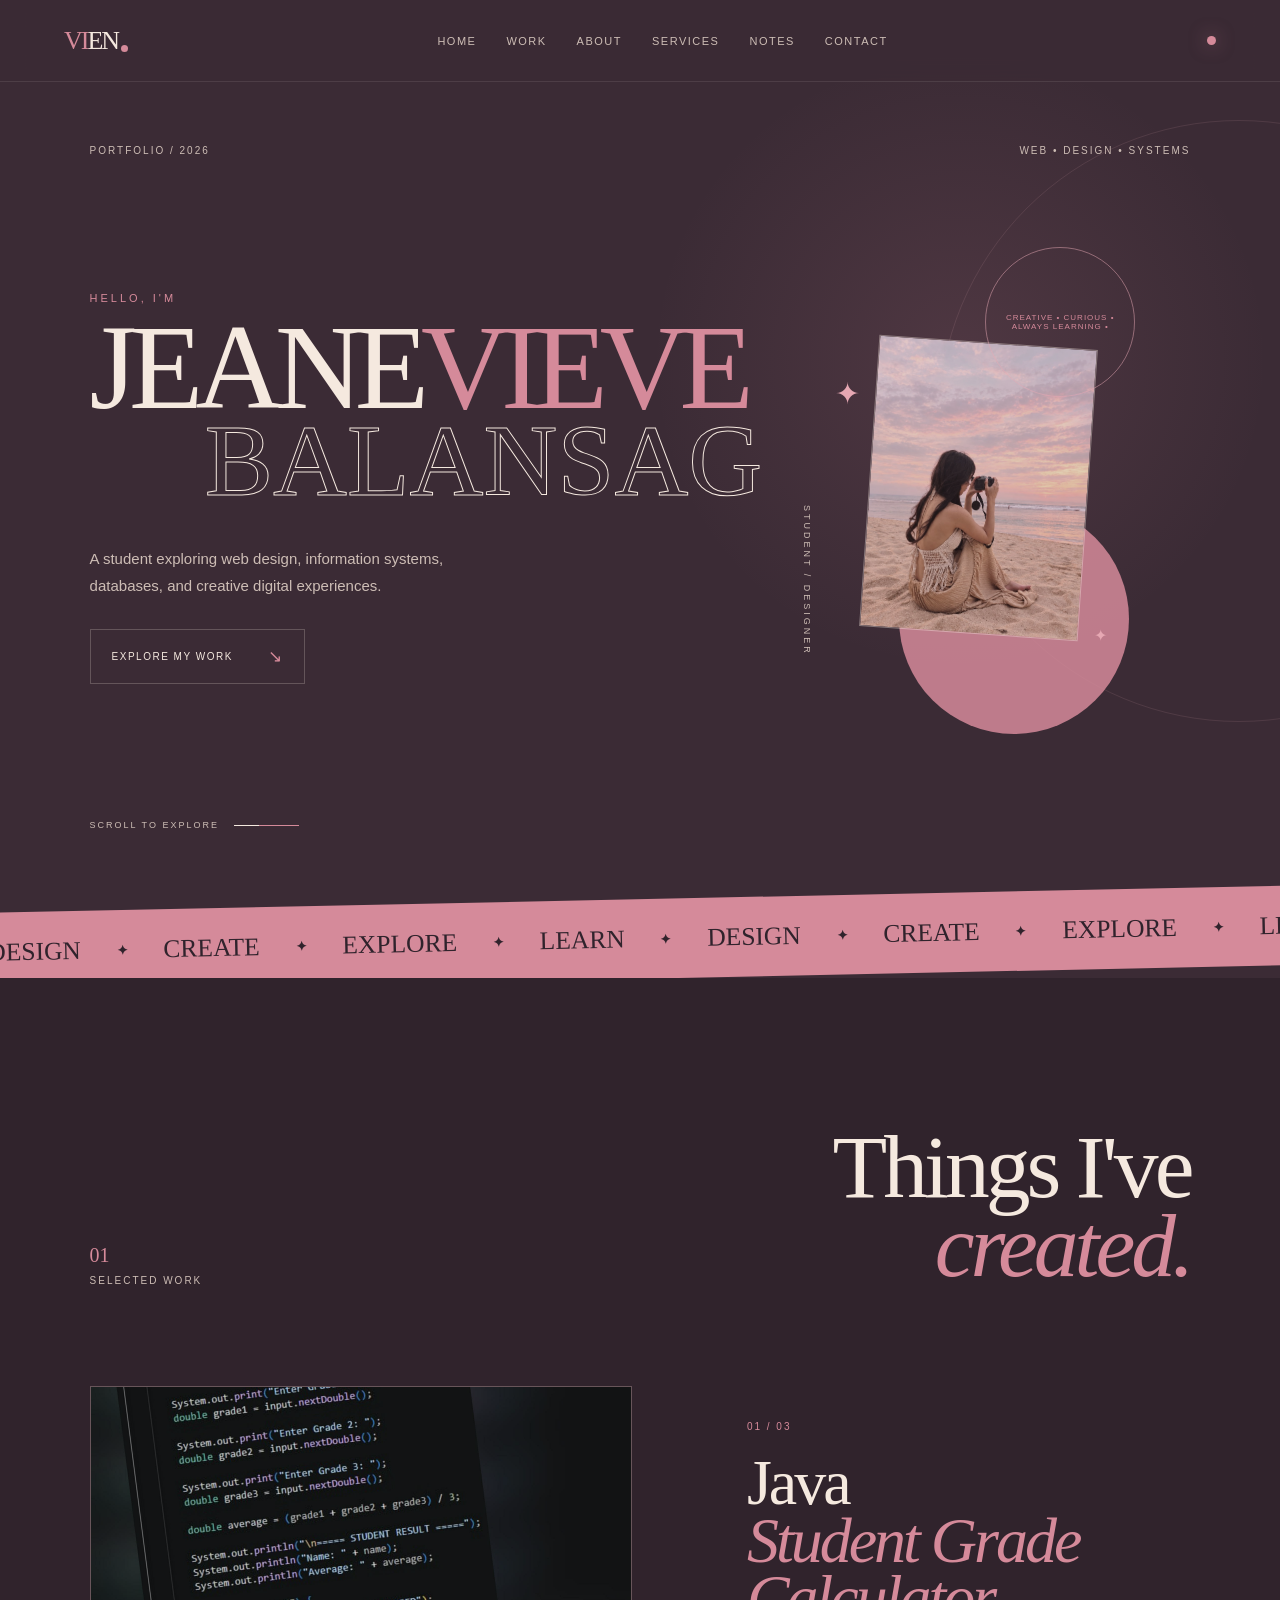
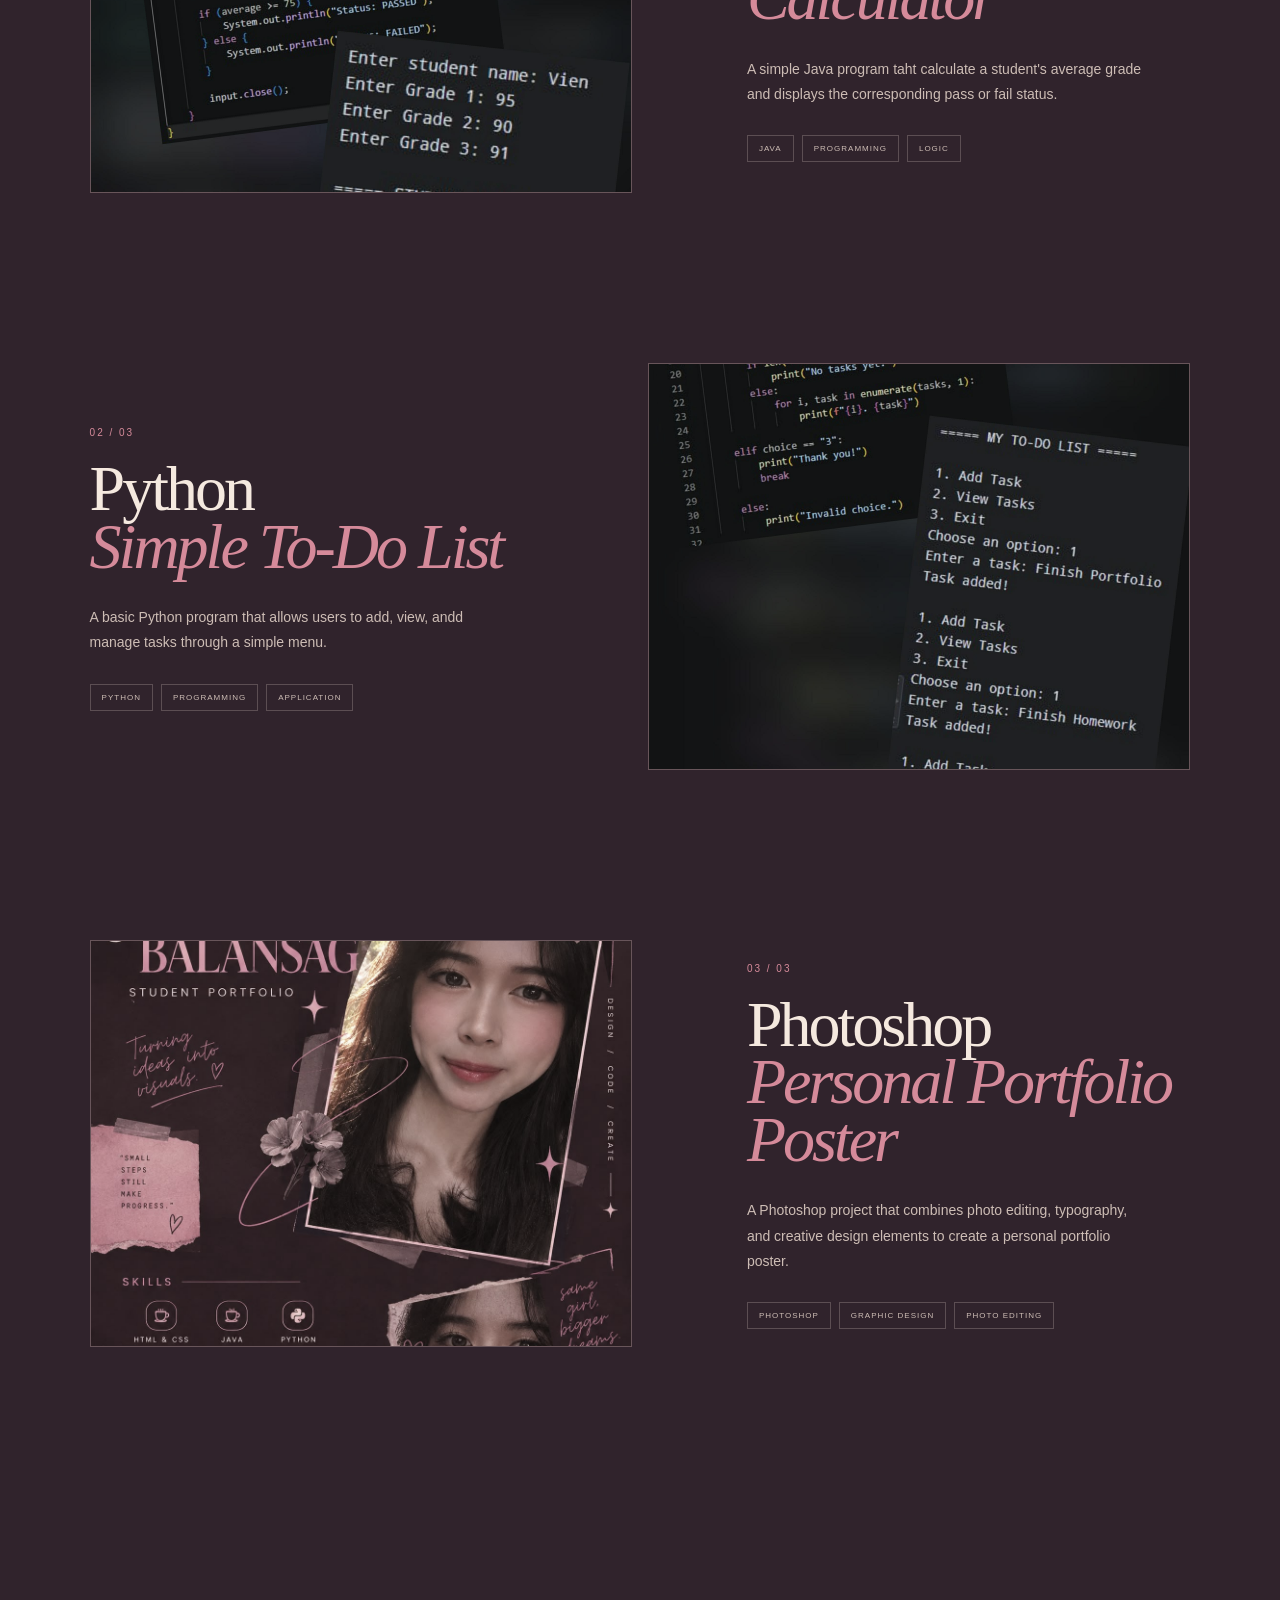
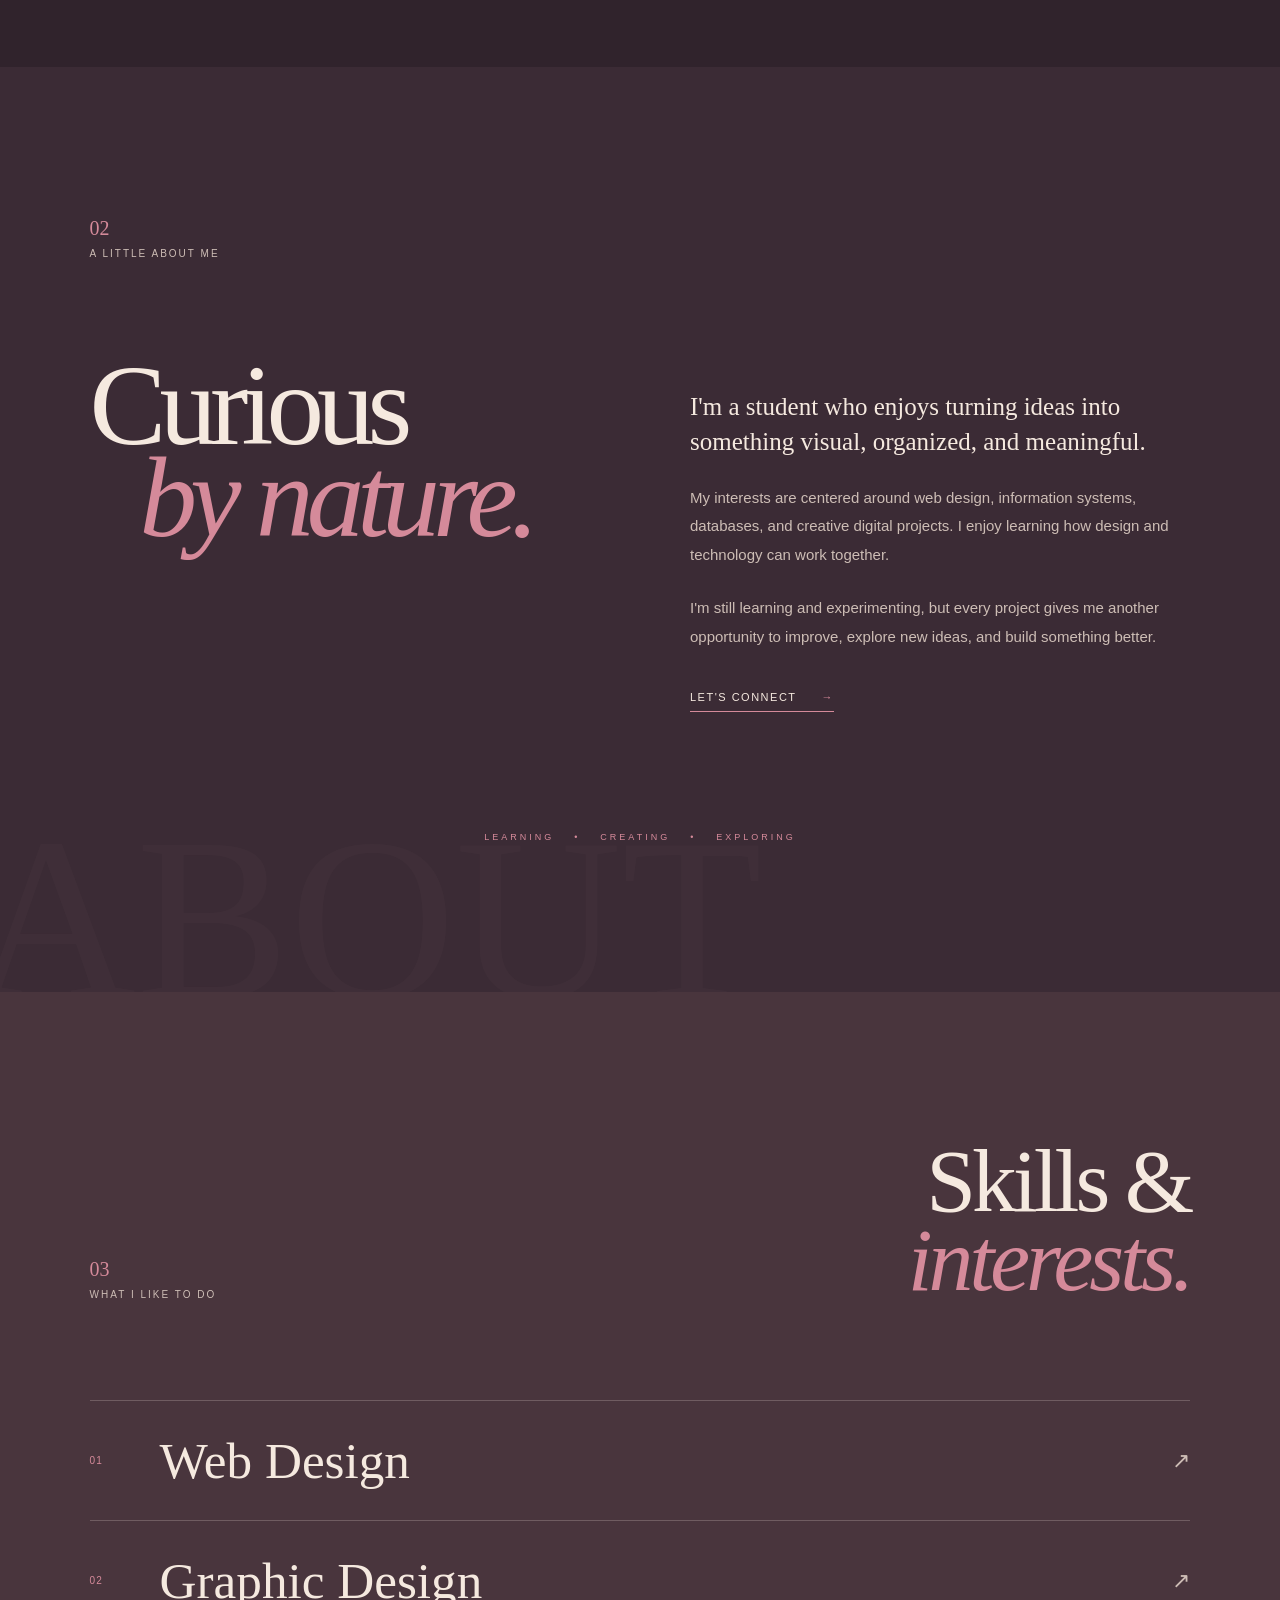
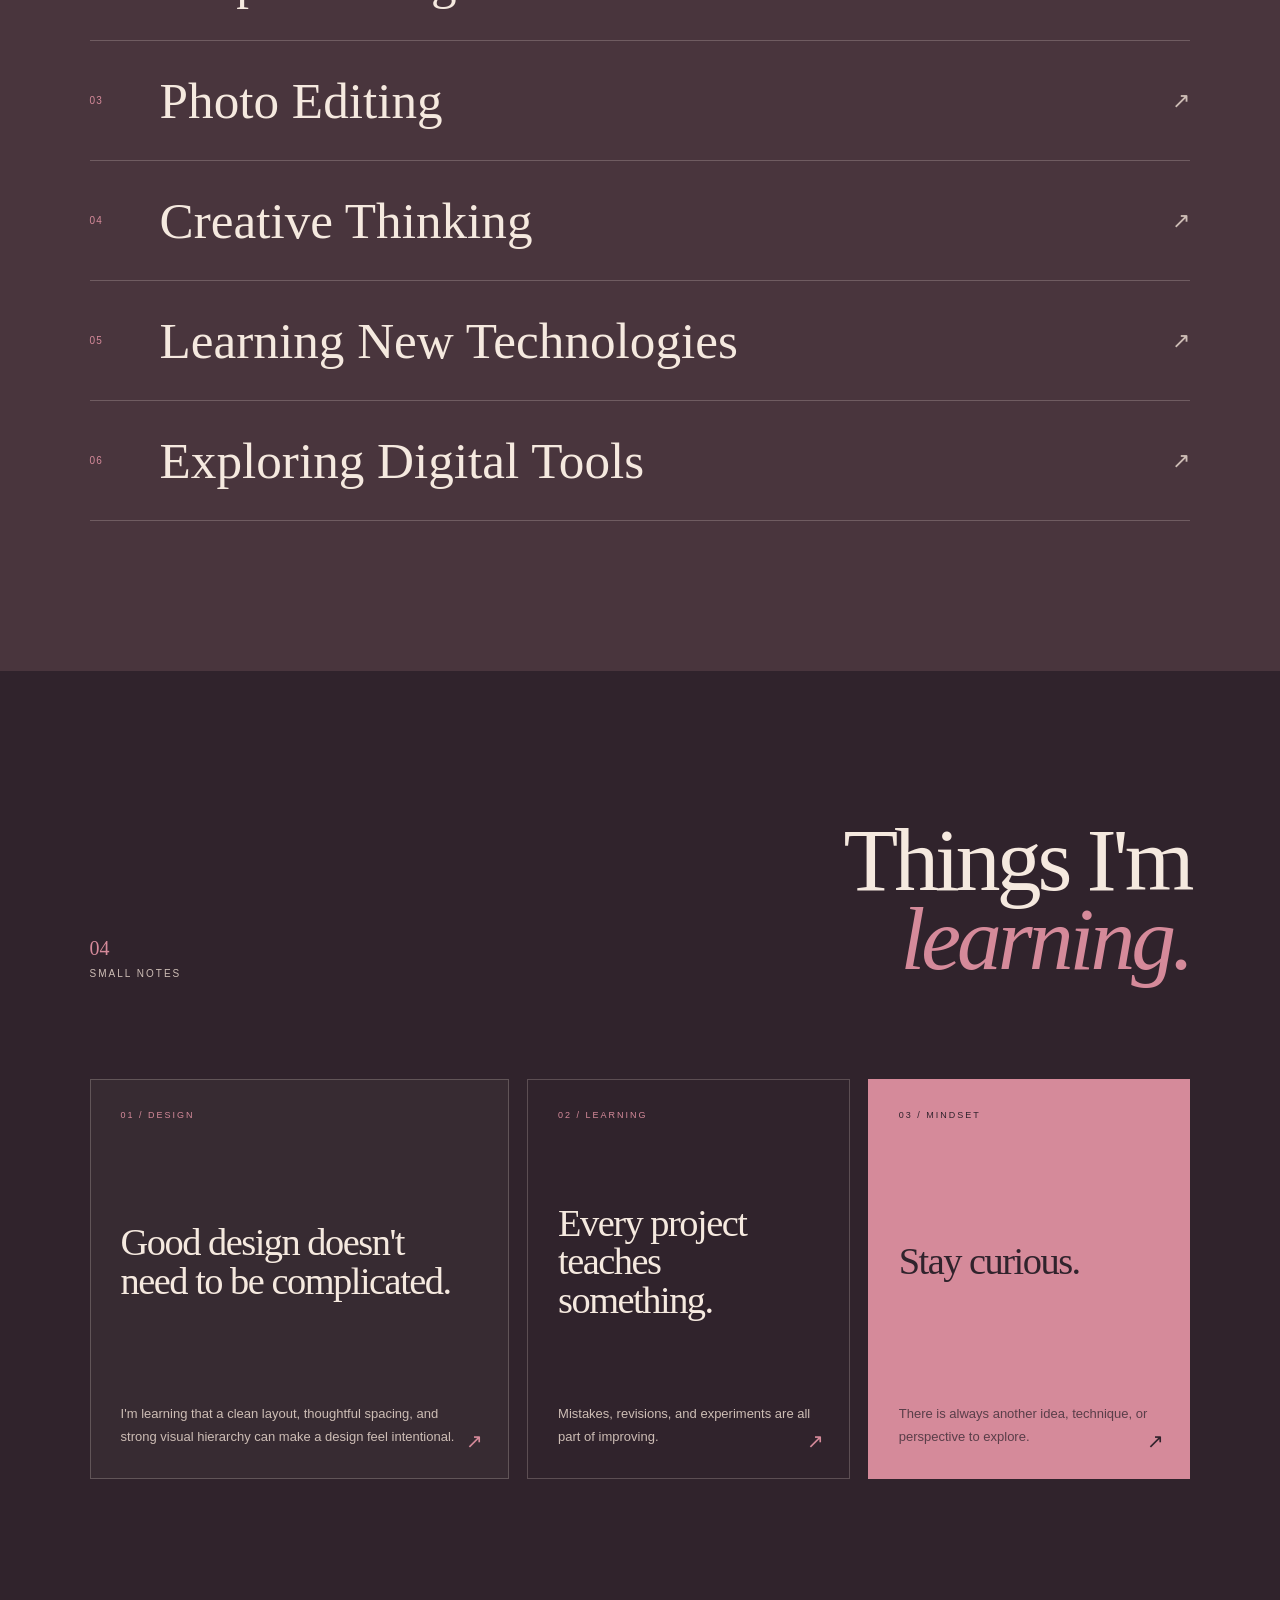
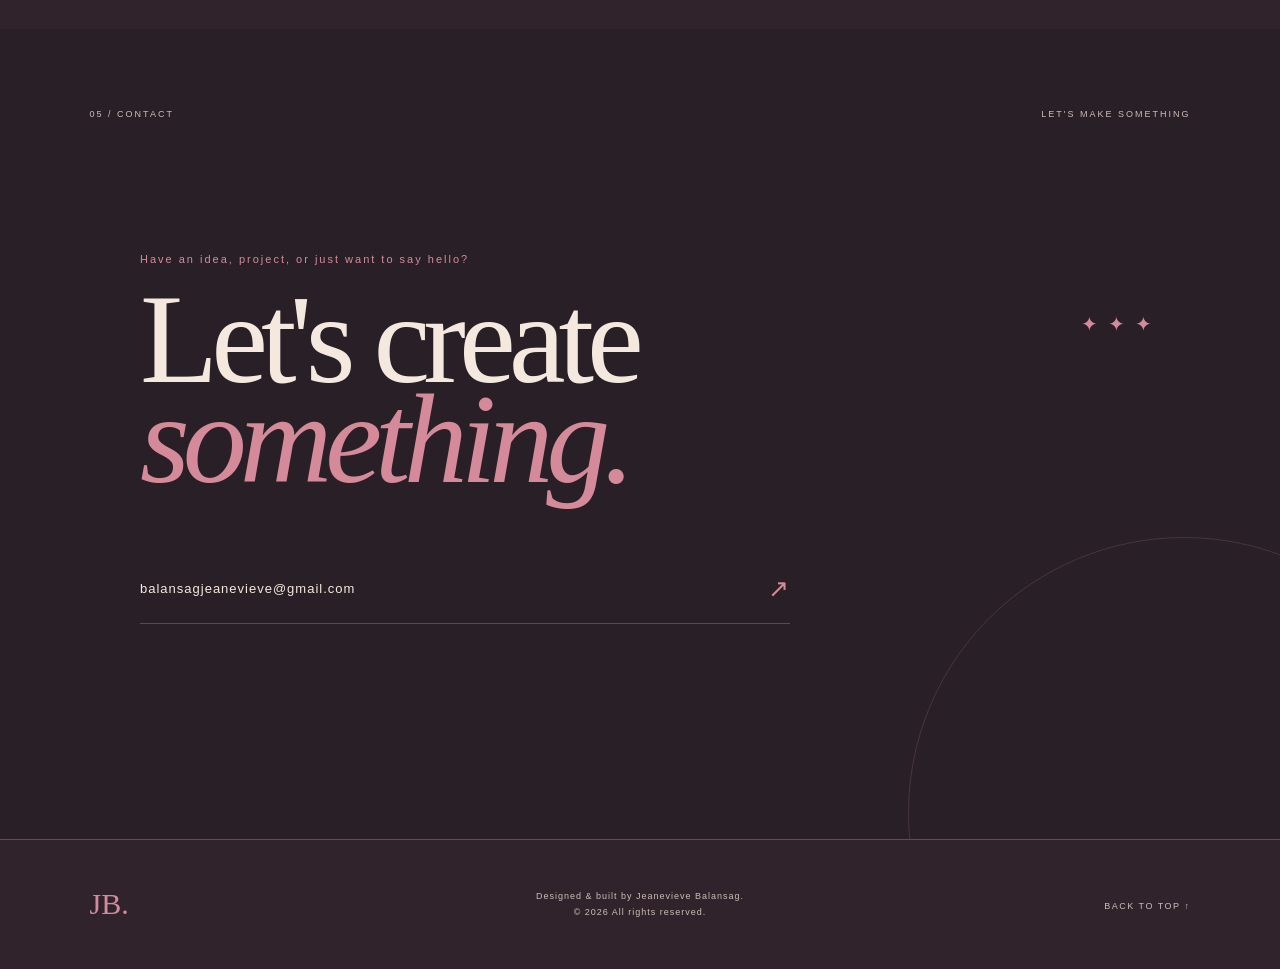
<file: index.html>
<!DOCTYPE html>
<html lang="en">
<head>
    <meta charset="UTF-8">
    <meta name="viewport" content="width=device-width, initial-scale=1.0">

    <title>Jeanevieve Balansag — Portfolio</title>

    <link rel="stylesheet" href="style.css">
</head>

<body>

    <!-- ================= HEADER ================= -->
    <header class="header">
        <a href="#home" class="logo">
            <span>VI</span>EN
        </a>

        <nav class="nav">
            <a href="#home">Home</a>
            <a href="#work">Work</a>
            <a href="#about">About</a>
            <a href="#services">Services</a>
            <a href="#notes">Notes</a>
            <a href="#contact">Contact</a>
        </nav>

        <div class="header-dot"></div>
    </header>


    <main>

        <!-- ================= HERO ================= -->
        <section class="hero" id="home">

            <div class="hero-top">
                <span>PORTFOLIO / 2026</span>
                <span>WEB • DESIGN • SYSTEMS</span>
            </div>

            <div class="hero-content">

                <div class="hero-title">
                    <p class="eyebrow">Hello, I'm</p>

                    <h1>
                        JEANE<span>VIEVE</span>
                    </h1>

                    <h2>BALANSAG</h2>

                    <p class="hero-description">
                        A student exploring web design, information systems,
                        databases, and creative digital experiences.
                    </p>

                    <a href="#work" class="outline-button">
                        Explore my work
                        <span>↘</span>
                    </a>
                </div>

                <div class="hero-visual">

                    <div class="circle-text">
                        <span>CREATIVE • CURIOUS • ALWAYS LEARNING • </span>
                    </div>

                    <div class="photo-frame">
                        <img src="pic.jfif" alt="Jeanevieve Balansag">
                    </div>

                    <div class="pink-shape"></div>

                    <span class="floating-star star-one">✦</span>
                    <span class="floating-star star-two">✦</span>

                    <div class="vertical-label">
                        STUDENT / DESIGNER
                    </div>

                </div>

            </div>

            <div class="scroll-hint">
                <span>SCROLL TO EXPLORE</span>
                <div class="scroll-line"></div>
            </div>

        </section>


        <!-- ================= MARQUEE ================= -->
        <section class="marquee-section">
            <div class="marquee">
                <span>DESIGN</span>
                <b>✦</b>
                <span>CREATE</span>
                <b>✦</b>
                <span>EXPLORE</span>
                <b>✦</b>
                <span>LEARN</span>
                <b>✦</b>

                <span>DESIGN</span>
                <b>✦</b>
                <span>CREATE</span>
                <b>✦</b>
                <span>EXPLORE</span>
                <b>✦</b>
                <span>LEARN</span>
                <b>✦</b>
            </div>
        </section>


        <!-- ================= WORK ================= -->
        <section class="section work" id="work">

            <div class="section-heading">
                <div>
                    <span class="section-number">01</span>
                    <p>SELECTED WORK</p>
                </div>

                <h2>
                    Things I've<br>
                    <em>created.</em>
                </h2>
            </div>


            <!-- PROJECT 01 -->
            <article class="project project-one">

                <div class="project-image">
                    <img src="java.jfif" alt="Student Grade Calculator">

                    <div class="image-overlay">
                        <span>VIEW PROJECT</span>
                        <span>↗</span>
                    </div>
                </div>

                <div class="project-info">
                    <span class="project-number">01 / 03</span>

                    <h3>Java<br><em>Student Grade Calculator</em></h3>

                    <p>
                        A simple Java program taht calculate a student's average grade and displays the corresponding pass or fail status.
                    </p>

                    <div class="project-tags">
                        <span>JAVA</span>
                        <span>PROGRAMMING</span>
                        <span>LOGIC</span>
                    </div>
                </div>

            </article>


            <!-- PROJECT 02 -->
            <article class="project project-two">

                <div class="project-info">
                    <span class="project-number">02 / 03</span>

                    <h3>Python<br><em>Simple To-Do List</em></h3>

                    <p>
                        A basic Python program that allows users to add, view, andd manage tasks through a simple menu.
                    </p>

                    <div class="project-tags">
                        <span>PYTHON</span>
                        <span>PROGRAMMING</span>
                        <span>APPLICATION</span>
                    </div>
                </div>

                <div class="project-image">
                    <img src="python.jfif" alt="Simple To-Do List">

                    <div class="image-overlay">
                        <span>VIEW PROJECT</span>
                        <span>↗</span>
                    </div>
                </div>

            </article>


            <!-- PROJECT 03 -->
            <article class="project project-three">

                <div class="project-image">
                    <img src="photoshop.jfif" alt="Personal Portfolio Poster">

                    <div class="image-overlay">
                        <span>VIEW PROJECT</span>
                        <span>↗</span>
                    </div>
                </div>

                <div class="project-info">
                    <span class="project-number">03 / 03</span>

                    <h3>Photoshop<br><em>Personal Portfolio Poster</em></h3>

                    <p>
                        A Photoshop project that combines photo editing, typography, and creative design elements to create a personal portfolio poster.
                    </p>

                    <div class="project-tags">
                        <span>PHOTOSHOP</span>
                        <span>GRAPHIC DESIGN</span>
                        <span>PHOTO EDITING</span>
                    </div>
                </div>

            </article>

        </section>


        <!-- ================= ABOUT ================= -->
        <section class="section about" id="about">

            <div class="section-heading">
                <div>
                    <span class="section-number">02</span>
                    <p>A LITTLE ABOUT ME</p>
                </div>
            </div>

            <div class="about-layout">

                <div class="about-large">
                    <h2>
                        Curious<br>
                        <span>by nature.</span>
                    </h2>
                </div>

                <div class="about-text">

                    <p class="large-text">
                        I'm a student who enjoys turning ideas into
                        something visual, organized, and meaningful.
                    </p>

                    <p>
                        My interests are centered around web design,
                        information systems, databases, and creative
                        digital projects. I enjoy learning how design
                        and technology can work together.
                    </p>

                    <p>
                        I'm still learning and experimenting, but every
                        project gives me another opportunity to improve,
                        explore new ideas, and build something better.
                    </p>

                    <a href="#contact" class="text-link">
                        Let's connect <span>→</span>
                    </a>

                </div>

            </div>

            <div class="about-stamp">
                <span>LEARNING</span>
                <span>•</span>
                <span>CREATING</span>
                <span>•</span>
                <span>EXPLORING</span>
            </div>

        </section>


        <!-- ================= SERVICES ================= -->
        <section class="section services" id="services">

            <div class="section-heading">
                <div>
                    <span class="section-number">03</span>
                    <p>WHAT I LIKE TO DO</p>
                </div>

                <h2>
                    Skills &<br>
                    <em>interests.</em>
                </h2>
            </div>


            <div class="service-list">

                <div class="service-item">
                    <span class="service-number">01</span>

                    <h3>Web Design</h3>

                    <span class="service-arrow">↗</span>
                </div>

                <div class="service-item">
                    <span class="service-number">02</span>

                    <h3>Graphic Design</h3>

                    <span class="service-arrow">↗</span>
                </div>

                <div class="service-item">
                    <span class="service-number">03</span>

                    <h3>Photo Editing</h3>

                    <span class="service-arrow">↗</span>
                </div>

                <div class="service-item">
                    <span class="service-number">04</span>

                    <h3>Creative Thinking</h3>

                    <span class="service-arrow">↗</span>
                </div>

                <div class="service-item">
                    <span class="service-number">05</span>

                    <h3>Learning New Technologies</h3>

                    <span class="service-arrow">↗</span>
                </div>

                <div class="service-item">
                    <span class="service-number">06</span>

                    <h3>Exploring Digital Tools</h3>

                    <span class="service-arrow">↗</span>
                </div>

            </div>

        </section>


        <!-- ================= NOTES ================= -->
        <section class="section notes" id="notes">

            <div class="section-heading">
                <div>
                    <span class="section-number">04</span>
                    <p>SMALL NOTES</p>
                </div>

                <h2>
                    Things I'm<br>
                    <em>learning.</em>
                </h2>
            </div>


            <div class="notes-grid">

                <article class="note-card note-main">
                    <span class="note-label">01 / DESIGN</span>

                    <h3>
                        Good design doesn't<br>
                        need to be complicated.
                    </h3>

                    <p>
                        I'm learning that a clean layout,
                        thoughtful spacing, and strong visual
                        hierarchy can make a design feel intentional.
                    </p>

                    <span class="note-arrow">↗</span>
                </article>


                <article class="note-card">
                    <span class="note-label">02 / LEARNING</span>

                    <h3>
                        Every project<br>
                        teaches something.
                    </h3>

                    <p>
                        Mistakes, revisions, and experiments
                        are all part of improving.
                    </p>

                    <span class="note-arrow">↗</span>
                </article>


                <article class="note-card pink-note">
                    <span class="note-label">03 / MINDSET</span>

                    <h3>
                        Stay curious.
                    </h3>

                    <p>
                        There is always another idea,
                        technique, or perspective to explore.
                    </p>

                    <span class="note-arrow">↗</span>
                </article>

            </div>

        </section>


        <!-- ================= CONTACT ================= -->
        <section class="contact" id="contact">

            <div class="contact-top">
                <span>05 / CONTACT</span>
                <span>LET'S MAKE SOMETHING</span>
            </div>

            <div class="contact-content">

                <p class="contact-small">
                    Have an idea, project, or just want to say hello?
                </p>

                <h2>
                    Let's create<br>
                    <em>something.</em>
                </h2>

                <a href="mailto:balansagsjeanevieve@gmail.com" class="contact-button">
                    <span>balansagjeanevieve@gmail.com</span>
                    <strong>↗</strong>
                </a>

            </div>

            <div class="contact-decoration">
                <span>✦</span>
                <span>✦</span>
                <span>✦</span>
            </div>

        </section>

    </main>


    <!-- ================= FOOTER ================= -->
    <footer class="footer">

        <div class="footer-logo">
            JB.
        </div>

        <div class="footer-middle">
            <p>Designed & built by Jeanevieve Balansag.</p>
            <p>© 2026 All rights reserved.</p>
        </div>

        <div class="footer-links">
            <a href="#home">Back to top ↑</a>
        </div>

    </footer>

</body>
</html>
</file>
<file: style.css>
/* =========================================================
   RESET
========================================================= */

* {
    margin: 0;
    padding: 0;
    box-sizing: border-box;
}

html {
    scroll-behavior: smooth;
    scroll-padding-top: 90px;
}

section,
article {
    scroll-margin-top: 90px;
}

body {
    background: #3b2b35;
    color: #f5e9df;
    font-family: Arial, Helvetica, sans-serif;
    overflow-x: hidden;
}

img {
    display: block;
    width: 100%;
}

a {
    color: inherit;
    text-decoration: none;
}

button,
a {
    -webkit-tap-highlight-color: transparent;
}


/* =========================================================
   VARIABLES
========================================================= */

:root {
    --plum: #3b2b35;
    --deep-plum: #30232c;
    --wine: #49353d;
    --mauve: #725661;

    --pink: #d58a9a;
    --soft-pink: #e6a8b3;

    --cream: #f5e9df;
    --muted: #cdbdb5;

    --line: rgba(245, 233, 223, 0.22);

    --serif: Georgia, "Times New Roman", serif;
}


/* =========================================================
   HEADER
========================================================= */

.header {
    position: fixed;
    top: 0;
    left: 0;
    width: 100%;
    height: 82px;

    padding: 0 5vw;

    display: flex;
    align-items: center;
    justify-content: space-between;

    z-index: 100;

    background: rgba(59, 43, 53, 0.82);
    border-bottom: 1px solid rgba(245, 233, 223, 0.1);

    backdrop-filter: blur(12px);
}

.logo {
    font-family: var(--serif);
    font-size: 26px;
    letter-spacing: -2px;

    position: relative;
}

.logo span {
    color: var(--pink);
}

.logo::after {
    content: "";
    position: absolute;

    width: 7px;
    height: 7px;

    background: var(--pink);
    border-radius: 50%;

    right: -10px;
    bottom: 4px;
}

.nav {
    display: flex;
    align-items: center;
    gap: 30px;
}

.nav a {
    position: relative;

    font-size: 11px;
    text-transform: uppercase;
    letter-spacing: 1.5px;

    color: var(--muted);

    transition: color 0.3s ease;
}

.nav a::after {
    content: "";

    position: absolute;
    left: 0;
    bottom: -7px;

    width: 0;
    height: 1px;

    background: var(--pink);

    transition: width 0.3s ease;
}

.nav a:hover {
    color: var(--cream);
}

.nav a:hover::after {
    width: 100%;
}

.header-dot {
    width: 9px;
    height: 9px;

    border-radius: 50%;
    background: var(--pink);

    box-shadow: 0 0 18px rgba(213, 138, 154, 0.5);
}


/* =========================================================
   HERO
========================================================= */

.hero {
    min-height: 100vh;

    position: relative;

    padding: 145px 7vw 70px;

    display: flex;
    flex-direction: column;
    justify-content: space-between;

    overflow: hidden;

    background:
        radial-gradient(
            circle at 75% 40%,
            rgba(213, 138, 154, 0.13),
            transparent 28%
        ),
        var(--plum);
}

.hero::before {
    content: "";

    position: absolute;

    width: 600px;
    height: 600px;

    border: 1px solid rgba(230, 168, 179, 0.12);
    border-radius: 50%;

    right: -260px;
    top: 120px;
}

.hero-top {
    display: flex;
    justify-content: space-between;

    color: var(--muted);

    font-size: 10px;
    letter-spacing: 2px;
}

.hero-content {
    display: grid;

    grid-template-columns: 1.15fr 0.85fr;

    align-items: center;

    gap: 60px;

    max-width: 1350px;
    width: 100%;

    margin: auto;
}

.hero-title {
    position: relative;
    z-index: 2;
}

.eyebrow {
    color: var(--pink);

    text-transform: uppercase;
    letter-spacing: 3px;

    font-size: 11px;

    margin-bottom: 16px;
}

.hero h1 {
    font-family: var(--serif);

    font-size: clamp(65px, 9.5vw, 150px);

    line-height: 0.78;

    letter-spacing: -8px;

    font-weight: 400;

    white-space: nowrap;
}

.hero h1 span {
    color: var(--pink);
}

.hero h2 {
    font-family: var(--serif);

    font-size: clamp(60px, 8vw, 125px);

    line-height: 0.9;

    font-weight: 400;

    margin-left: 9vw;

    color: transparent;

    -webkit-text-stroke: 1px var(--cream);

    transition: color 0.5s ease;
}

.hero h2:hover {
    color: var(--pink);
    -webkit-text-stroke-color: var(--pink);
}

.hero-description {
    max-width: 410px;

    color: var(--muted);

    font-size: 15px;

    line-height: 1.8;

    margin: 38px 0 30px;
}

.outline-button {
    display: inline-flex;

    align-items: center;
    gap: 35px;

    border: 1px solid var(--line);

    padding: 16px 21px;

    text-transform: uppercase;
    letter-spacing: 1.5px;

    font-size: 10px;

    transition:
        background 0.35s ease,
        color 0.35s ease,
        transform 0.35s ease,
        border 0.35s ease;
}

.outline-button span {
    color: var(--pink);
    font-size: 17px;

    transition: transform 0.35s ease;
}

.outline-button:hover {
    background: var(--pink);
    border-color: var(--pink);
    color: var(--deep-plum);

    transform: translateY(-5px);
}

.outline-button:hover span {
    color: var(--deep-plum);
    transform: translate(5px, -5px);
}


/* HERO VISUAL */

.hero-visual {
    height: 560px;

    position: relative;

    display: flex;
    align-items: center;
    justify-content: center;
}

.photo-frame {
    width: min(360px, 70%);

    aspect-ratio: 3 / 4;

    overflow: hidden;

    position: relative;
    z-index: 2;

    border: 1px solid rgba(245, 233, 223, 0.4);

    transform: rotate(4deg);

    transition:
        transform 0.6s ease,
        box-shadow 0.6s ease;
}

.photo-frame::after {
    content: "";

    position: absolute;
    inset: 0;

    background: rgba(59, 43, 53, 0.12);

    transition: background 0.5s ease;
}

.photo-frame img {
    height: 100%;
    object-fit: cover;

    filter: saturate(0.8);

    transition:
        transform 0.8s ease,
        filter 0.8s ease;
}

.hero-visual:hover .photo-frame {
    transform: rotate(0deg) translateY(-10px);

    box-shadow:
        20px 20px 0 rgba(213, 138, 154, 0.22);
}

.hero-visual:hover .photo-frame img {
    transform: scale(1.06);
    filter: saturate(1);
}

.pink-shape {
    position: absolute;

    width: 230px;
    height: 230px;

    background: var(--pink);

    border-radius: 50%;

    right: 2%;
    bottom: 6%;

    z-index: 1;

    opacity: 0.85;

    transition: transform 0.7s ease;
}

.hero-visual:hover .pink-shape {
    transform: scale(1.08);
}

.circle-text {
    position: absolute;

    width: 150px;
    height: 150px;

    border: 1px solid rgba(230, 168, 179, 0.5);

    border-radius: 50%;

    top: 7%;
    right: 0;

    display: flex;
    align-items: center;
    justify-content: center;

    color: var(--pink);

    font-size: 8px;
    letter-spacing: 1px;

    z-index: 4;

    animation: spin 18s linear infinite;
}

.circle-text span {
    width: 110px;
    text-align: center;
}

@keyframes spin {
    from {
        transform: rotate(0deg);
    }

    to {
        transform: rotate(360deg);
    }
}

.floating-star {
    position: absolute;

    color: var(--soft-pink);

    font-size: 30px;

    z-index: 5;

    animation: float 4s ease-in-out infinite;
}

.star-one {
    left: 4%;
    top: 30%;
}

.star-two {
    right: 9%;
    bottom: 22%;

    font-size: 16px;

    animation-delay: 1s;
}

@keyframes float {
    0%,
    100% {
        transform: translateY(0) rotate(0deg);
    }

    50% {
        transform: translateY(-15px) rotate(10deg);
    }
}

.vertical-label {
    position: absolute;

    left: -20px;
    bottom: 20%;

    writing-mode: vertical-rl;

    color: var(--muted);

    font-size: 9px;
    letter-spacing: 3px;
}


/* SCROLL */

.scroll-hint {
    display: flex;
    align-items: center;
    gap: 15px;

    color: var(--muted);

    font-size: 9px;
    letter-spacing: 2px;
}

.scroll-line {
    width: 65px;
    height: 1px;

    background: var(--pink);

    position: relative;
}

.scroll-line::after {
    content: "";

    position: absolute;

    width: 25px;
    height: 1px;

    background: var(--cream);

    left: 0;

    animation: scrollLine 2s infinite;
}

@keyframes scrollLine {
    0% {
        left: 0;
    }

    50% {
        left: 40px;
    }

    100% {
        left: 0;
    }
}


/* =========================================================
   MARQUEE
========================================================= */

.marquee-section {
    overflow: hidden;

    padding: 25px 0;

    background: var(--pink);

    color: var(--deep-plum);

    transform: rotate(-1.2deg) scale(1.02);
}

.marquee {
    display: flex;

    width: max-content;

    align-items: center;

    gap: 35px;

    animation: marquee 22s linear infinite;

    font-family: var(--serif);

    font-size: 25px;

    text-transform: uppercase;
}

.marquee b {
    font-family: Arial, Helvetica, sans-serif;

    font-size: 13px;
}

@keyframes marquee {
    to {
        transform: translateX(-50%);
    }
}


/* =========================================================
   GENERAL SECTION
========================================================= */

.section {
    padding: 150px 7vw;

    position: relative;
}

.section-heading {
    display: flex;

    justify-content: space-between;
    align-items: flex-end;

    margin-bottom: 100px;
}

.section-heading > div p {
    color: var(--muted);

    font-size: 10px;
    letter-spacing: 2px;

    margin-top: 8px;
}

.section-number {
    color: var(--pink);

    font-family: var(--serif);

    font-size: 20px;
}

.section-heading h2 {
    font-family: var(--serif);

    font-weight: 400;

    font-size: clamp(50px, 7vw, 105px);

    line-height: 0.88;

    letter-spacing: -4px;

    text-align: right;
}

.section-heading h2 em {
    color: var(--pink);
    font-style: italic;
}


/* =========================================================
   WORK
========================================================= */

.work {
    background: var(--deep-plum);
}

.project {
    max-width: 1200px;

    margin: 0 auto 170px;

    display: grid;

    grid-template-columns: 1.1fr 0.9fr;

    align-items: center;

    gap: 9vw;
}

.project-two {
    grid-template-columns: 0.9fr 1.1fr;
}

.project-image {
    position: relative;

    overflow: hidden;

    background: var(--wine);

    border: 1px solid rgba(245, 233, 223, 0.18);

    cursor: pointer;
}

.project-image img {
    aspect-ratio: 4 / 3;

    object-fit: cover;

    filter: saturate(0.72);

    transition:
        transform 0.8s cubic-bezier(0.2, 0.7, 0.2, 1),
        filter 0.8s ease;
}

.project-image:hover img {
    transform: scale(1.08);
    filter: saturate(1);
}

.image-overlay {
    position: absolute;

    inset: 0;

    display: flex;

    align-items: flex-end;
    justify-content: space-between;

    padding: 20px;

    background:
        linear-gradient(
            transparent 50%,
            rgba(41, 32, 39, 0.8)
        );

    opacity: 0;

    transition: opacity 0.4s ease;

    font-size: 10px;
    letter-spacing: 1.5px;
}

.project-image:hover .image-overlay {
    opacity: 1;
}

.image-overlay span:last-child {
    font-size: 22px;

    color: var(--pink);

    transition: transform 0.3s ease;
}

.project-image:hover .image-overlay span:last-child {
    transform: translate(4px, -4px);
}

.project-info {
    position: relative;
}

.project-number {
    color: var(--pink);

    font-size: 10px;
    letter-spacing: 2px;
}

.project-info h3 {
    font-family: var(--serif);

    font-size: clamp(50px, 5vw, 78px);

    line-height: 0.9;

    font-weight: 400;

    margin: 20px 0 30px;

    letter-spacing: -3px;
}

.project-info h3 em {
    color: var(--pink);
    font-style: italic;
}

.project-info p {
    max-width: 400px;

    color: var(--muted);

    font-size: 14px;

    line-height: 1.8;
}

.project-tags {
    display: flex;

    gap: 8px;

    flex-wrap: wrap;

    margin-top: 28px;
}

.project-tags span {
    padding: 8px 11px;

    border: 1px solid var(--line);

    color: var(--muted);

    font-size: 8px;
    letter-spacing: 1px;

    transition:
        background 0.3s ease,
        color 0.3s ease,
        border 0.3s ease;
}

.project-tags span:hover {
    background: var(--pink);
    border-color: var(--pink);

    color: var(--deep-plum);
}


/* =========================================================
   ABOUT
========================================================= */

.about {
    background: var(--plum);

    overflow: hidden;
}

.about::before {
    content: "ABOUT";

    position: absolute;

    left: -30px;
    bottom: -60px;

    font-family: var(--serif);

    font-size: 230px;

    color: rgba(245, 233, 223, 0.025);

    pointer-events: none;
}

.about-layout {
    max-width: 1200px;

    margin: auto;

    display: grid;

    grid-template-columns: 1fr 1fr;

    gap: 100px;
}

.about-large h2 {
    font-family: var(--serif);

    font-size: clamp(70px, 9vw, 140px);

    font-weight: 400;

    line-height: 0.8;

    letter-spacing: -7px;
}

.about-large h2 span {
    color: var(--pink);

    font-style: italic;

    margin-left: 50px;
}

.about-text {
    padding-top: 30px;
}

.about-text p {
    color: var(--muted);

    font-size: 15px;

    line-height: 1.9;

    max-width: 500px;

    margin-bottom: 25px;
}

.about-text .large-text {
    color: var(--cream);

    font-family: var(--serif);

    font-size: 25px;

    line-height: 1.4;
}

.text-link {
    display: inline-flex;

    gap: 25px;

    margin-top: 15px;

    padding-bottom: 8px;

    border-bottom: 1px solid var(--pink);

    font-size: 11px;

    text-transform: uppercase;

    letter-spacing: 1.5px;
}

.text-link span {
    color: var(--pink);

    transition: transform 0.3s ease;
}

.text-link:hover span {
    transform: translateX(7px);
}

.about-stamp {
    margin-top: 120px;

    display: flex;

    justify-content: center;
    gap: 20px;

    color: var(--pink);

    font-size: 9px;
    letter-spacing: 3px;
}


/* =========================================================
   SERVICES
========================================================= */

.services {
    background: var(--wine);
}

.service-list {
    max-width: 1250px;

    margin: auto;

    border-top: 1px solid var(--line);
}

.service-item {
    display: grid;

    grid-template-columns: 70px 1fr 50px;

    align-items: center;

    padding: 30px 0;

    border-bottom: 1px solid var(--line);

    cursor: pointer;

    transition:
        padding 0.45s ease,
        background 0.45s ease;
}

.service-item:hover {
    padding-left: 25px;
    padding-right: 25px;

    background: rgba(213, 138, 154, 0.08);
}

.service-number {
    color: var(--pink);

    font-size: 10px;
    letter-spacing: 1px;
}

.service-item h3 {
    font-family: var(--serif);

    font-size: clamp(35px, 4vw, 65px);

    font-weight: 400;

    transition:
        color 0.35s ease,
        transform 0.35s ease;
}

.service-item:hover h3 {
    color: var(--pink);

    transform: translateX(10px);
}

.service-arrow {
    font-size: 22px;

    color: var(--muted);

    text-align: right;

    transition:
        color 0.35s ease,
        transform 0.35s ease;
}

.service-item:hover .service-arrow {
    color: var(--pink);

    transform: translate(5px, -5px);
}


/* =========================================================
   NOTES
========================================================= */

.notes {
    background: var(--deep-plum);
}

.notes-grid {
    max-width: 1200px;

    margin: auto;

    display: grid;

    grid-template-columns: 1.3fr 1fr 1fr;

    gap: 18px;
}

.note-card {
    min-height: 400px;

    padding: 30px;

    border: 1px solid var(--line);

    position: relative;

    display: flex;

    flex-direction: column;

    justify-content: space-between;

    transition:
        transform 0.5s ease,
        background 0.5s ease,
        border 0.5s ease;
}

.note-card:hover {
    transform: translateY(-10px);

    background: var(--wine);

    border-color: rgba(213, 138, 154, 0.5);
}

.note-main {
    background: rgba(245, 233, 223, 0.035);
}

.pink-note {
    background: var(--pink);

    color: var(--deep-plum);

    border-color: var(--pink);
}

.note-label {
    font-size: 9px;

    letter-spacing: 2px;

    color: var(--pink);
}

.pink-note .note-label {
    color: var(--deep-plum);
}

.note-card h3 {
    font-family: var(--serif);

    font-size: clamp(30px, 3vw, 47px);

    font-weight: 400;

    line-height: 1;

    letter-spacing: -1.5px;
}

.note-card p {
    color: var(--muted);

    font-size: 13px;

    line-height: 1.7;

    max-width: 350px;
}

.pink-note p {
    color: rgba(59, 43, 53, 0.8);
}

.note-arrow {
    position: absolute;

    right: 25px;
    bottom: 25px;

    font-size: 20px;

    color: var(--pink);

    transition: transform 0.3s ease;
}

.pink-note .note-arrow {
    color: var(--deep-plum);
}

.note-card:hover .note-arrow {
    transform: translate(5px, -5px);
}


/* =========================================================
   CONTACT
========================================================= */

.contact {
    min-height: 90vh;

    position: relative;

    padding: 80px 7vw;

    display: flex;

    flex-direction: column;

    justify-content: space-between;

    overflow: hidden;

    background: #292027;
}

.contact::before {
    content: "";

    position: absolute;

    width: 550px;
    height: 550px;

    border: 1px solid rgba(213, 138, 154, 0.18);

    border-radius: 50%;

    right: -180px;
    bottom: -250px;
}

.contact-top {
    display: flex;

    justify-content: space-between;

    color: var(--muted);

    font-size: 9px;

    letter-spacing: 2px;
}

.contact-content {
    max-width: 1000px;

    margin: auto;

    width: 100%;
}

.contact-small {
    color: var(--pink);

    font-size: 11px;

    letter-spacing: 2px;

    margin-bottom: 25px;
}

.contact h2 {
    font-family: var(--serif);

    font-weight: 400;

    font-size: clamp(70px, 10vw, 160px);

    line-height: 0.78;

    letter-spacing: -7px;
}

.contact h2 em {
    color: var(--pink);

    font-style: italic;
}

.contact-button {
    max-width: 650px;

    margin-top: 65px;

    padding: 20px 0;

    border-bottom: 1px solid var(--line);

    display: flex;

    align-items: center;

    justify-content: space-between;

    font-size: 13px;

    letter-spacing: 1px;

    transition:
        color 0.3s ease,
        padding 0.3s ease,
        border 0.3s ease;
}

.contact-button strong {
    font-size: 25px;

    color: var(--pink);

    font-weight: normal;

    transition: transform 0.3s ease;
}

.contact-button:hover {
    color: var(--pink);

    padding-left: 10px;

    border-color: var(--pink);
}

.contact-button:hover strong {
    transform: translate(7px, -7px);
}

.contact-decoration {
    position: absolute;

    right: 10%;
    top: 35%;

    display: flex;

    gap: 10px;

    color: var(--pink);

    font-size: 20px;

    animation: float 5s ease-in-out infinite;
}


/* =========================================================
   FOOTER
========================================================= */

.footer {
    min-height: 130px;

    padding: 35px 7vw;

    background: var(--deep-plum);

    display: grid;

    grid-template-columns: 1fr 2fr 1fr;

    align-items: center;

    gap: 30px;

    border-top: 1px solid var(--line);
}

.footer-logo {
    font-family: var(--serif);

    font-size: 30px;

    color: var(--pink);
}

.footer-middle {
    text-align: center;

    color: var(--muted);

    font-size: 9px;

    line-height: 1.8;

    letter-spacing: 1px;
}

.footer-links {
    text-align: right;
}

.footer-links a {
    font-size: 9px;

    text-transform: uppercase;

    letter-spacing: 1.5px;

    color: var(--muted);

    transition: color 0.3s ease;
}

.footer-links a:hover {
    color: var(--pink);
}


/* =========================================================
   RESPONSIVE — TABLET
========================================================= */

@media (max-width: 950px) {

    .nav {
        gap: 15px;
    }

    .hero-content {
        grid-template-columns: 1fr;
    }

    .hero-visual {
        height: 480px;
    }

    .hero-title {
        margin-top: 50px;
    }

    .project,
    .project-two {
        grid-template-columns: 1fr;

        gap: 45px;

        margin-bottom: 120px;
    }

    .project-two .project-info {
        order: 1;
    }

    .project-two .project-image {
        order: 2;
    }

    .about-layout {
        grid-template-columns: 1fr;

        gap: 60px;
    }

    .notes-grid {
        grid-template-columns: 1fr 1fr;
    }

    .note-main {
        grid-column: span 2;
    }

    .footer {
        grid-template-columns: 1fr;

        text-align: center;
    }

    .footer-links {
        text-align: center;
    }
}


/* =========================================================
   RESPONSIVE — MOBILE
========================================================= */

@media (max-width: 680px) {

    .header {
        height: 70px;
        padding: 0 6vw;
        gap: 14px;
    }

    /* MOBILE NAVIGATION */
    .nav {
        display: flex;
        align-items: center;
        gap: 18px;

        flex: 1;
        min-width: 0;

        overflow-x: auto;
        overflow-y: hidden;

        white-space: nowrap;

        padding: 8px 2px;

        scrollbar-width: none;
        -ms-overflow-style: none;

        -webkit-overflow-scrolling: touch;
    }

    .nav::-webkit-scrollbar {
        display: none;
    }

    .nav a {
        flex: 0 0 auto;
        display: inline-flex;
        align-items: center;

        min-height: 32px;
        padding: 8px 0;

        font-size: 9px;
        letter-spacing: 1.1px;
    }

    .nav a::after {
        bottom: 1px;
    }

    .header-dot {
        flex: 0 0 auto;
        width: 7px;
        height: 7px;
    }

    .hero {
        padding: 115px 6vw 45px;
    }

    .hero-top {
        font-size: 8px;
    }

    .hero h1 {
        font-size: 15vw;

        letter-spacing: -4px;
    }

    .hero h2 {
        font-size: 14vw;

        letter-spacing: -3px;

        margin-left: 15vw;
    }

    .hero-description {
        font-size: 13px;

        max-width: 320px;
    }

    .hero-visual {
        height: 420px;
    }

    .photo-frame {
        width: 65%;
    }

    .circle-text {
        width: 110px;
        height: 110px;

        font-size: 6px;

        right: 2%;
    }

    .pink-shape {
        width: 150px;
        height: 150px;
    }

    .vertical-label {
        left: 0;
    }

    .section {
        padding: 100px 6vw;
    }

    .section-heading {
        display: block;

        margin-bottom: 65px;
    }

    .section-heading h2 {
        margin-top: 45px;

        text-align: left;

        font-size: 16vw;

        letter-spacing: -4px;
    }

    .project-info h3 {
        font-size: 16vw;
    }

    .project {
        margin-bottom: 100px;
    }

    .about-large h2 {
        font-size: 18vw;

        letter-spacing: -5px;
    }

    .about-large h2 span {
        margin-left: 25px;
    }

    .about-stamp {
        flex-wrap: wrap;

        font-size: 7px;
    }

    .service-item {
        grid-template-columns: 35px 1fr 30px;

        padding: 25px 0;
    }

    .service-item:hover {
        padding-left: 10px;
        padding-right: 10px;
    }

    .service-item h3 {
        font-size: 9vw;
    }

    .notes-grid {
        grid-template-columns: 1fr;
    }

    .note-main {
        grid-column: auto;
    }

    .note-card {
        min-height: 330px;
    }

    .contact {
        min-height: 75vh;

        padding: 60px 6vw;
    }

    .contact-top {
        font-size: 7px;
    }

    .contact h2 {
        font-size: 18vw;

        letter-spacing: -5px;
    }

    .contact-button {
        margin-top: 50px;

        font-size: 10px;
    }

    .footer {
        padding: 35px 6vw;
    }
}


/* =========================================================
   SMALL PHONES
========================================================= */

@media (max-width: 390px) {

    .header {
        padding: 0 14px;
        gap: 12px;
    }

    .logo {
        font-size: 21px;
    }

    .nav {
        gap: 15px;
    }

    .nav a {
        font-size: 8px;
        letter-spacing: 0.9px;
    }

    .header-dot {
        display: none;
    }

    .hero h1 {
        font-size: 14vw;
    }

    .hero h2 {
        font-size: 13vw;
    }

    .hero-visual {
        height: 360px;
    }

    .circle-text {
        display: none;
    }

    .pink-shape {
        width: 120px;
        height: 120px;
    }

    .section-heading h2 {
        font-size: 15vw;
    }

    .project-info h3 {
        font-size: 15vw;
    }

    .contact h2 {
        font-size: 17vw;
    }
}
</file>
